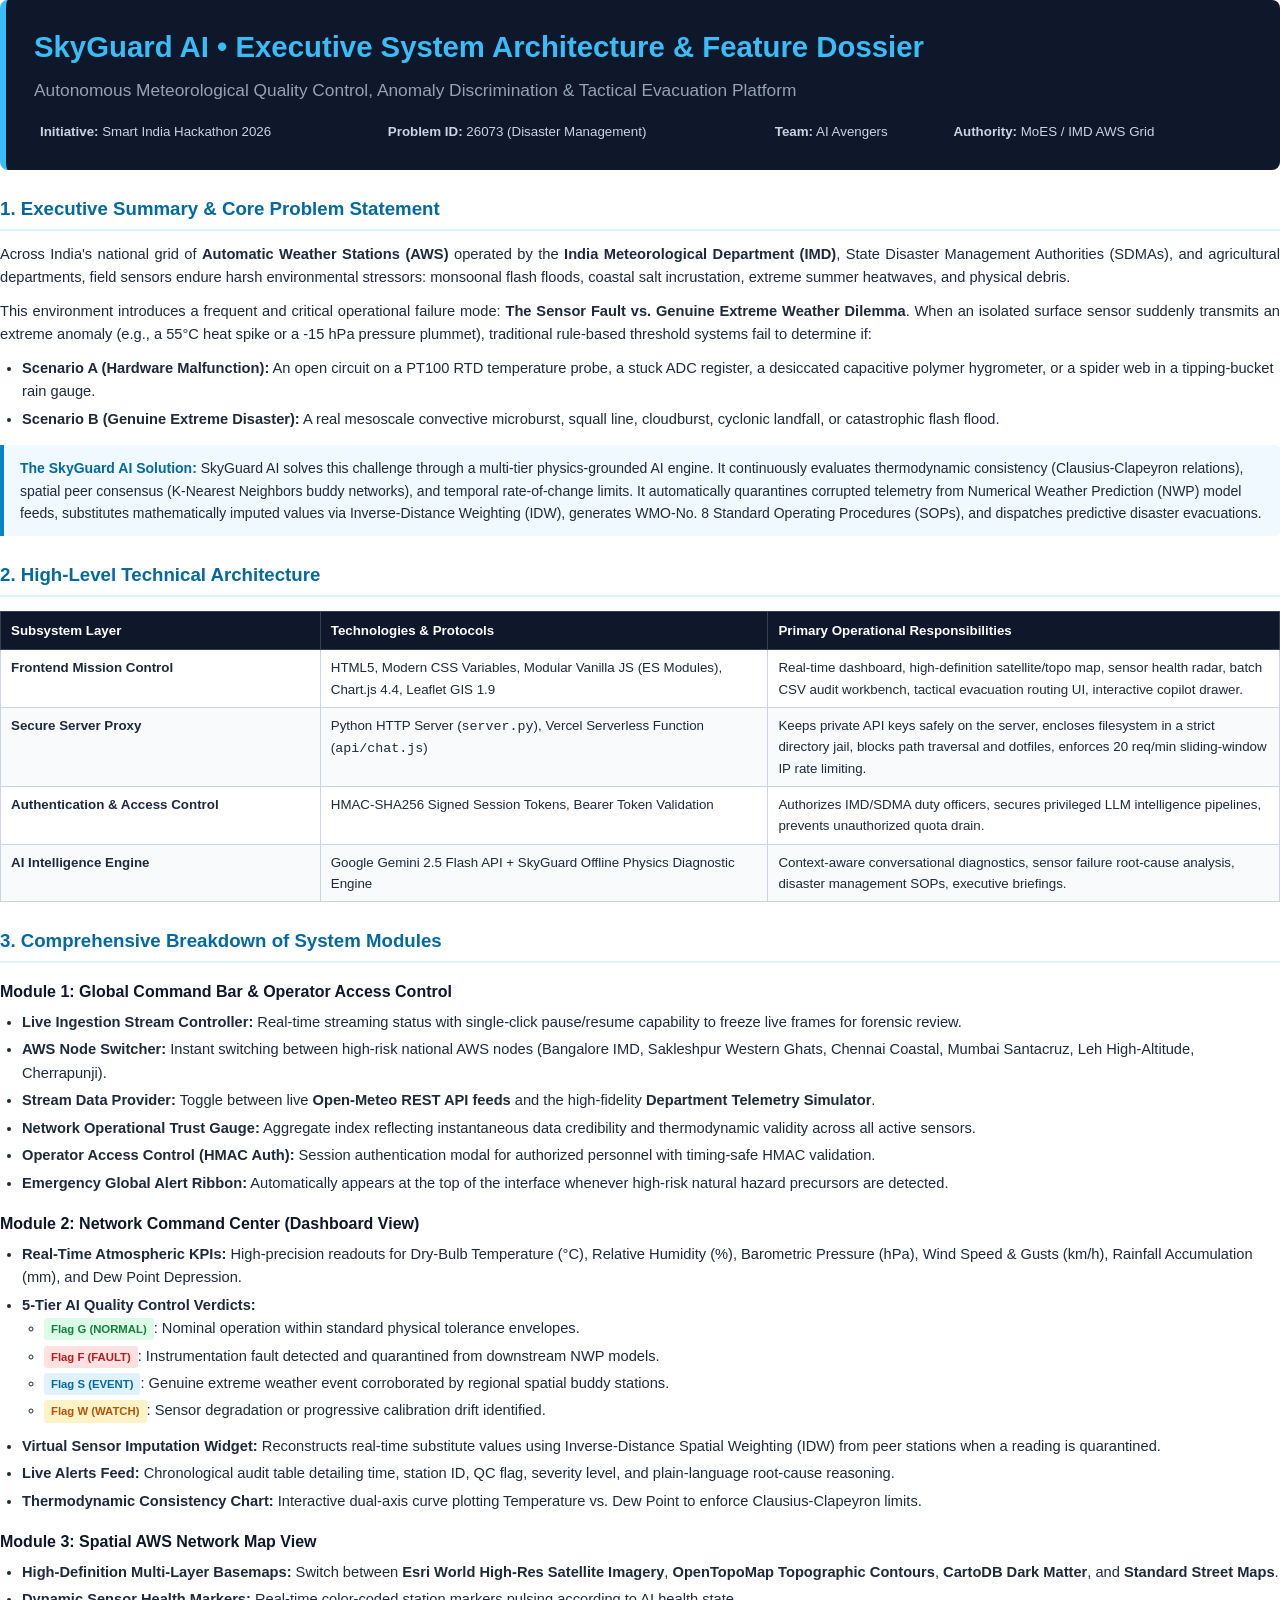
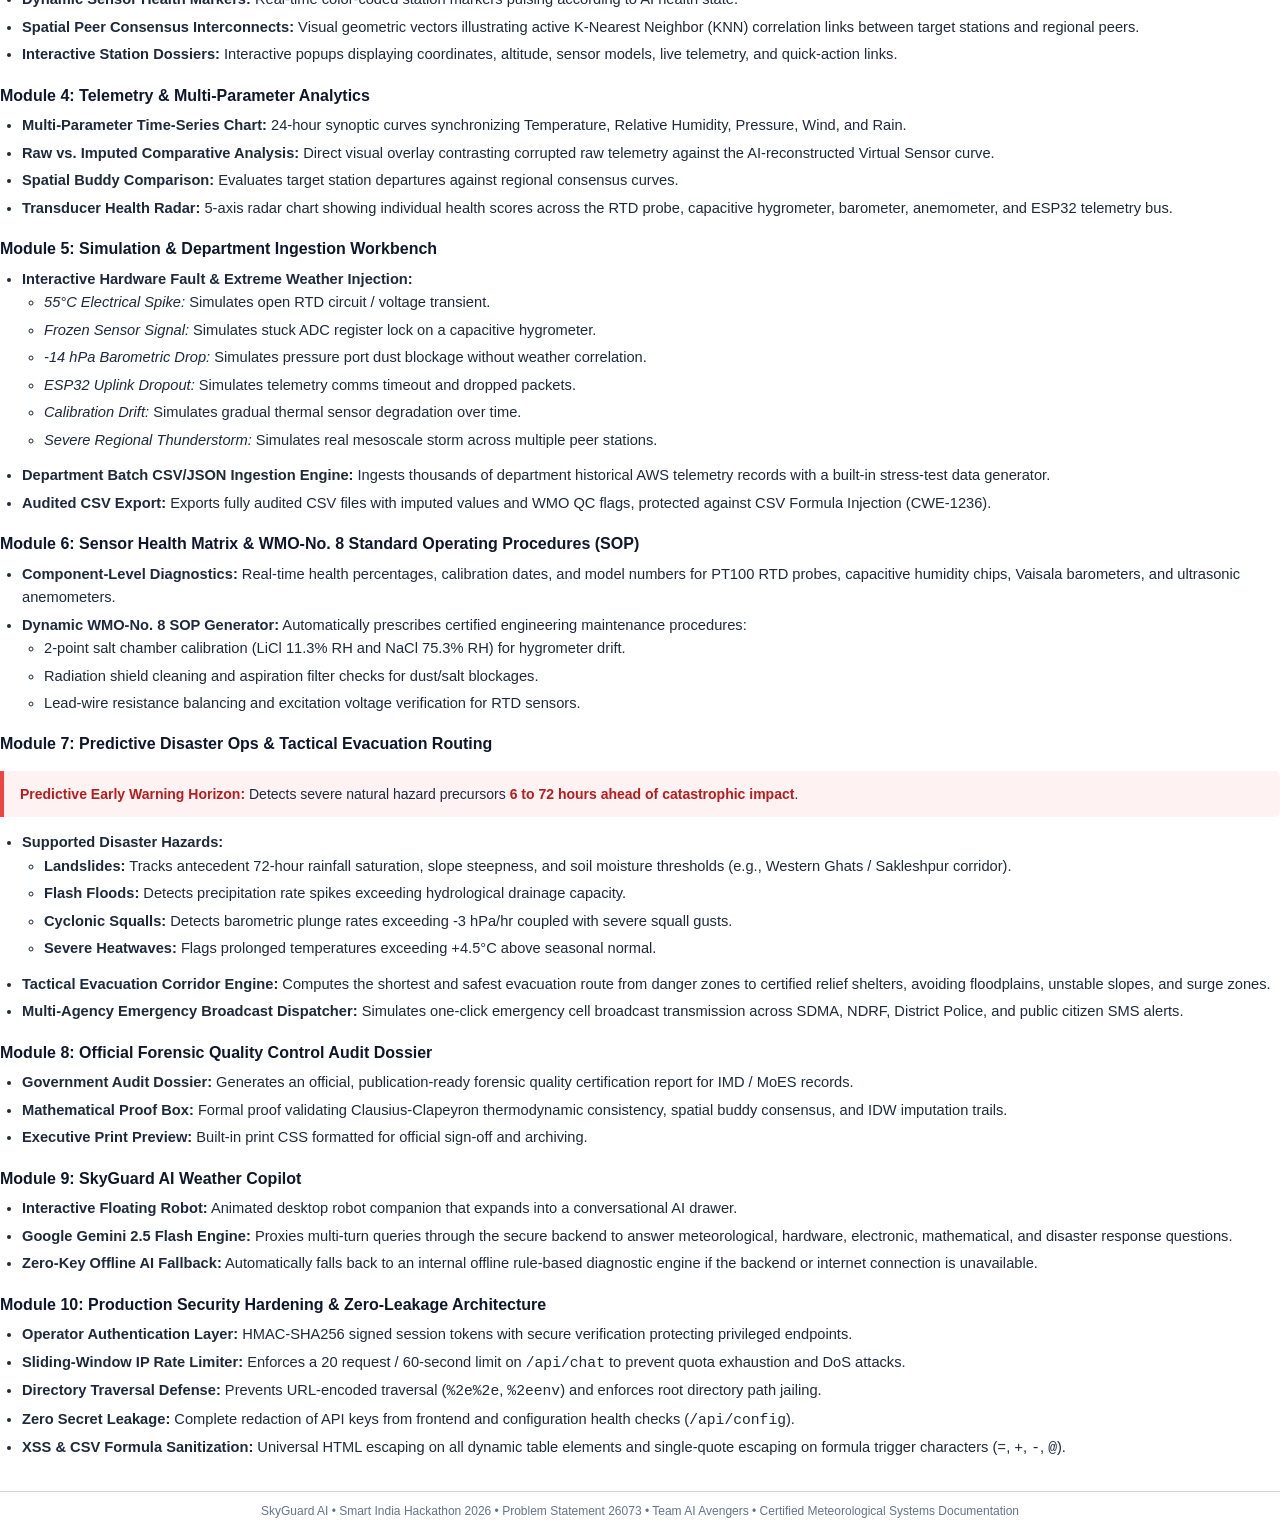
<file: SkyGuard_AI_Complete_Documentation.html>
<!DOCTYPE html>
<html lang="en">
<head>
<meta charset="UTF-8">
<title>SkyGuard AI - Complete System Overview & Technical Documentation</title>
<style>
  @page {
    size: A4;
    margin: 20mm 18mm 20mm 18mm;
  }
  body {
    font-family: 'Segoe UI', Arial, sans-serif;
    color: #1e293b;
    line-height: 1.6;
    font-size: 11pt;
    margin: 0;
    padding: 0;
  }
  .header-card {
    background: #0f172a;
    color: #f8fafc;
    padding: 24px 28px;
    border-radius: 8px;
    margin-bottom: 24px;
    border-left: 6px solid #38bdf8;
  }
  .header-card h1 {
    color: #38bdf8;
    margin: 0 0 6px 0;
    font-size: 22pt;
    font-weight: 700;
  }
  .header-card .subtitle {
    font-size: 13pt;
    color: #94a3b8;
    margin: 0 0 12px 0;
  }
  .meta-badges {
    display: table;
    width: 100%;
    margin-top: 10px;
  }
  .meta-badge {
    display: table-cell;
    background: rgba(56, 189, 248, 0.12);
    border: 1px solid rgba(56, 189, 248, 0.3);
    padding: 6px 12px;
    font-size: 9.5pt;
    color: #e2e8f0;
    border-radius: 4px;
    margin-right: 8px;
  }
  h2 {
    color: #0369a1;
    font-size: 14pt;
    border-bottom: 2px solid #e0f2fe;
    padding-bottom: 5px;
    margin-top: 24px;
    margin-bottom: 12px;
  }
  h3 {
    color: #0f172a;
    font-size: 12pt;
    margin-top: 16px;
    margin-bottom: 6px;
  }
  p {
    margin: 0 0 10px 0;
    text-align: justify;
  }
  ul, ol {
    margin: 0 0 12px 0;
    padding-left: 22px;
  }
  li {
    margin-bottom: 4px;
  }
  .callout-box {
    background: #f0f9ff;
    border-left: 4px solid #0284c7;
    padding: 12px 16px;
    border-radius: 0 6px 6px 0;
    margin: 14px 0;
    font-size: 10.5pt;
  }
  .callout-box strong {
    color: #0369a1;
  }
  .alert-box {
    background: #fef2f2;
    border-left: 4px solid #ef4444;
    padding: 12px 16px;
    border-radius: 0 6px 6px 0;
    margin: 14px 0;
    font-size: 10.5pt;
  }
  .alert-box strong {
    color: #b91c1c;
  }
  table {
    width: 100%;
    border-collapse: collapse;
    margin: 14px 0;
    font-size: 10pt;
  }
  th {
    background: #0f172a;
    color: #ffffff;
    text-align: left;
    padding: 8px 10px;
    border: 1px solid #334155;
    font-weight: 600;
  }
  td {
    padding: 7px 10px;
    border: 1px solid #cbd5e1;
    vertical-align: top;
  }
  tr:nth-child(even) {
    background: #f8fafc;
  }
  .tag {
    display: inline-block;
    padding: 2px 7px;
    border-radius: 3px;
    font-size: 8.5pt;
    font-weight: 600;
  }
  .tag-green { background: #dcfce7; color: #15803d; }
  .tag-red { background: #fee2e2; color: #b91c1c; }
  .tag-blue { background: #e0f2fe; color: #0369a1; }
  .tag-amber { background: #fef3c7; color: #b45309; }
  .footer {
    margin-top: 30px;
    border-top: 1px solid #cbd5e1;
    padding-top: 10px;
    font-size: 9pt;
    color: #64748b;
    text-align: center;
  }
</style>
</head>
<body>

<div class="header-card">
  <h1>SkyGuard AI &bull; Executive System Architecture &amp; Feature Dossier</h1>
  <div class="subtitle">Autonomous Meteorological Quality Control, Anomaly Discrimination &amp; Tactical Evacuation Platform</div>
  <table class="meta-badges" style="border: none; background: transparent; margin: 0;">
    <tr style="background: transparent;">
      <td style="border: none; padding: 4px 6px; color: #cbd5e1;"><b>Initiative:</b> Smart India Hackathon 2026</td>
      <td style="border: none; padding: 4px 6px; color: #cbd5e1;"><b>Problem ID:</b> 26073 (Disaster Management)</td>
      <td style="border: none; padding: 4px 6px; color: #cbd5e1;"><b>Team:</b> AI Avengers</td>
      <td style="border: none; padding: 4px 6px; color: #cbd5e1;"><b>Authority:</b> MoES / IMD AWS Grid</td>
    </tr>
  </table>
</div>

<h2>1. Executive Summary &amp; Core Problem Statement</h2>
<p>
Across India's national grid of <strong>Automatic Weather Stations (AWS)</strong> operated by the <strong>India Meteorological Department (IMD)</strong>, State Disaster Management Authorities (SDMAs), and agricultural departments, field sensors endure harsh environmental stressors: monsoonal flash floods, coastal salt incrustation, extreme summer heatwaves, and physical debris.
</p>
<p>
This environment introduces a frequent and critical operational failure mode: <strong>The Sensor Fault vs. Genuine Extreme Weather Dilemma</strong>. When an isolated surface sensor suddenly transmits an extreme anomaly (e.g., a 55&deg;C heat spike or a -15 hPa pressure plummet), traditional rule-based threshold systems fail to determine if:
</p>
<ul>
  <li><strong>Scenario A (Hardware Malfunction):</strong> An open circuit on a PT100 RTD temperature probe, a stuck ADC register, a desiccated capacitive polymer hygrometer, or a spider web in a tipping-bucket rain gauge.</li>
  <li><strong>Scenario B (Genuine Extreme Disaster):</strong> A real mesoscale convective microburst, squall line, cloudburst, cyclonic landfall, or catastrophic flash flood.</li>
</ul>

<div class="callout-box">
  <strong>The SkyGuard AI Solution:</strong> SkyGuard AI solves this challenge through a multi-tier physics-grounded AI engine. It continuously evaluates thermodynamic consistency (Clausius-Clapeyron relations), spatial peer consensus (K-Nearest Neighbors buddy networks), and temporal rate-of-change limits. It automatically quarantines corrupted telemetry from Numerical Weather Prediction (NWP) model feeds, substitutes mathematically imputed values via Inverse-Distance Weighting (IDW), generates WMO-No. 8 Standard Operating Procedures (SOPs), and dispatches predictive disaster evacuations.
</div>

<h2>2. High-Level Technical Architecture</h2>
<table>
  <thead>
    <tr>
      <th style="width: 25%;">Subsystem Layer</th>
      <th style="width: 35%;">Technologies &amp; Protocols</th>
      <th style="width: 40%;">Primary Operational Responsibilities</th>
    </tr>
  </thead>
  <tbody>
    <tr>
      <td><strong>Frontend Mission Control</strong></td>
      <td>HTML5, Modern CSS Variables, Modular Vanilla JS (ES Modules), Chart.js 4.4, Leaflet GIS 1.9</td>
      <td>Real-time dashboard, high-definition satellite/topo map, sensor health radar, batch CSV audit workbench, tactical evacuation routing UI, interactive copilot drawer.</td>
    </tr>
    <tr>
      <td><strong>Secure Server Proxy</strong></td>
      <td>Python HTTP Server (<code>server.py</code>), Vercel Serverless Function (<code>api/chat.js</code>)</td>
      <td>Keeps private API keys safely on the server, encloses filesystem in a strict directory jail, blocks path traversal and dotfiles, enforces 20 req/min sliding-window IP rate limiting.</td>
    </tr>
    <tr>
      <td><strong>Authentication &amp; Access Control</strong></td>
      <td>HMAC-SHA256 Signed Session Tokens, Bearer Token Validation</td>
      <td>Authorizes IMD/SDMA duty officers, secures privileged LLM intelligence pipelines, prevents unauthorized quota drain.</td>
    </tr>
    <tr>
      <td><strong>AI Intelligence Engine</strong></td>
      <td>Google Gemini 2.5 Flash API + SkyGuard Offline Physics Diagnostic Engine</td>
      <td>Context-aware conversational diagnostics, sensor failure root-cause analysis, disaster management SOPs, executive briefings.</td>
    </tr>
  </tbody>
</table>

<h2>3. Comprehensive Breakdown of System Modules</h2>

<h3>Module 1: Global Command Bar &amp; Operator Access Control</h3>
<ul>
  <li><strong>Live Ingestion Stream Controller:</strong> Real-time streaming status with single-click pause/resume capability to freeze live frames for forensic review.</li>
  <li><strong>AWS Node Switcher:</strong> Instant switching between high-risk national AWS nodes (Bangalore IMD, Sakleshpur Western Ghats, Chennai Coastal, Mumbai Santacruz, Leh High-Altitude, Cherrapunji).</li>
  <li><strong>Stream Data Provider:</strong> Toggle between live <strong>Open-Meteo REST API feeds</strong> and the high-fidelity <strong>Department Telemetry Simulator</strong>.</li>
  <li><strong>Network Operational Trust Gauge:</strong> Aggregate index reflecting instantaneous data credibility and thermodynamic validity across all active sensors.</li>
  <li><strong>Operator Access Control (HMAC Auth):</strong> Session authentication modal for authorized personnel with timing-safe HMAC validation.</li>
  <li><strong>Emergency Global Alert Ribbon:</strong> Automatically appears at the top of the interface whenever high-risk natural hazard precursors are detected.</li>
</ul>

<h3>Module 2: Network Command Center (Dashboard View)</h3>
<ul>
  <li><strong>Real-Time Atmospheric KPIs:</strong> High-precision readouts for Dry-Bulb Temperature (&deg;C), Relative Humidity (%), Barometric Pressure (hPa), Wind Speed &amp; Gusts (km/h), Rainfall Accumulation (mm), and Dew Point Depression.</li>
  <li><strong>5-Tier AI Quality Control Verdicts:</strong>
    <ul>
      <li><span class="tag tag-green">Flag G (NORMAL)</span>: Nominal operation within standard physical tolerance envelopes.</li>
      <li><span class="tag tag-red">Flag F (FAULT)</span>: Instrumentation fault detected and quarantined from downstream NWP models.</li>
      <li><span class="tag tag-blue">Flag S (EVENT)</span>: Genuine extreme weather event corroborated by regional spatial buddy stations.</li>
      <li><span class="tag tag-amber">Flag W (WATCH)</span>: Sensor degradation or progressive calibration drift identified.</li>
    </ul>
  </li>
  <li><strong>Virtual Sensor Imputation Widget:</strong> Reconstructs real-time substitute values using Inverse-Distance Spatial Weighting (IDW) from peer stations when a reading is quarantined.</li>
  <li><strong>Live Alerts Feed:</strong> Chronological audit table detailing time, station ID, QC flag, severity level, and plain-language root-cause reasoning.</li>
  <li><strong>Thermodynamic Consistency Chart:</strong> Interactive dual-axis curve plotting Temperature vs. Dew Point to enforce Clausius-Clapeyron limits.</li>
</ul>

<h3>Module 3: Spatial AWS Network Map View</h3>
<ul>
  <li><strong>High-Definition Multi-Layer Basemaps:</strong> Switch between <strong>Esri World High-Res Satellite Imagery</strong>, <strong>OpenTopoMap Topographic Contours</strong>, <strong>CartoDB Dark Matter</strong>, and <strong>Standard Street Maps</strong>.</li>
  <li><strong>Dynamic Sensor Health Markers:</strong> Real-time color-coded station markers pulsing according to AI health state.</li>
  <li><strong>Spatial Peer Consensus Interconnects:</strong> Visual geometric vectors illustrating active K-Nearest Neighbor (KNN) correlation links between target stations and regional peers.</li>
  <li><strong>Interactive Station Dossiers:</strong> Interactive popups displaying coordinates, altitude, sensor models, live telemetry, and quick-action links.</li>
</ul>

<h3>Module 4: Telemetry &amp; Multi-Parameter Analytics</h3>
<ul>
  <li><strong>Multi-Parameter Time-Series Chart:</strong> 24-hour synoptic curves synchronizing Temperature, Relative Humidity, Pressure, Wind, and Rain.</li>
  <li><strong>Raw vs. Imputed Comparative Analysis:</strong> Direct visual overlay contrasting corrupted raw telemetry against the AI-reconstructed Virtual Sensor curve.</li>
  <li><strong>Spatial Buddy Comparison:</strong> Evaluates target station departures against regional consensus curves.</li>
  <li><strong>Transducer Health Radar:</strong> 5-axis radar chart showing individual health scores across the RTD probe, capacitive hygrometer, barometer, anemometer, and ESP32 telemetry bus.</li>
</ul>

<h3>Module 5: Simulation &amp; Department Ingestion Workbench</h3>
<ul>
  <li><strong>Interactive Hardware Fault &amp; Extreme Weather Injection:</strong>
    <ul>
      <li><em>55&deg;C Electrical Spike:</em> Simulates open RTD circuit / voltage transient.</li>
      <li><em>Frozen Sensor Signal:</em> Simulates stuck ADC register lock on a capacitive hygrometer.</li>
      <li><em>-14 hPa Barometric Drop:</em> Simulates pressure port dust blockage without weather correlation.</li>
      <li><em>ESP32 Uplink Dropout:</em> Simulates telemetry comms timeout and dropped packets.</li>
      <li><em>Calibration Drift:</em> Simulates gradual thermal sensor degradation over time.</li>
      <li><em>Severe Regional Thunderstorm:</em> Simulates real mesoscale storm across multiple peer stations.</li>
    </ul>
  </li>
  <li><strong>Department Batch CSV/JSON Ingestion Engine:</strong> Ingests thousands of department historical AWS telemetry records with a built-in stress-test data generator.</li>
  <li><strong>Audited CSV Export:</strong> Exports fully audited CSV files with imputed values and WMO QC flags, protected against CSV Formula Injection (CWE-1236).</li>
</ul>

<h3>Module 6: Sensor Health Matrix &amp; WMO-No. 8 Standard Operating Procedures (SOP)</h3>
<ul>
  <li><strong>Component-Level Diagnostics:</strong> Real-time health percentages, calibration dates, and model numbers for PT100 RTD probes, capacitive humidity chips, Vaisala barometers, and ultrasonic anemometers.</li>
  <li><strong>Dynamic WMO-No. 8 SOP Generator:</strong> Automatically prescribes certified engineering maintenance procedures:
    <ul>
      <li>2-point salt chamber calibration (LiCl 11.3% RH and NaCl 75.3% RH) for hygrometer drift.</li>
      <li>Radiation shield cleaning and aspiration filter checks for dust/salt blockages.</li>
      <li>Lead-wire resistance balancing and excitation voltage verification for RTD sensors.</li>
    </ul>
  </li>
</ul>

<h3>Module 7: Predictive Disaster Ops &amp; Tactical Evacuation Routing</h3>
<div class="alert-box">
  <strong>Predictive Early Warning Horizon:</strong> Detects severe natural hazard precursors <strong>6 to 72 hours ahead of catastrophic impact</strong>.
</div>
<ul>
  <li><strong>Supported Disaster Hazards:</strong>
    <ul>
      <li><strong>Landslides:</strong> Tracks antecedent 72-hour rainfall saturation, slope steepness, and soil moisture thresholds (e.g., Western Ghats / Sakleshpur corridor).</li>
      <li><strong>Flash Floods:</strong> Detects precipitation rate spikes exceeding hydrological drainage capacity.</li>
      <li><strong>Cyclonic Squalls:</strong> Detects barometric plunge rates exceeding -3 hPa/hr coupled with severe squall gusts.</li>
      <li><strong>Severe Heatwaves:</strong> Flags prolonged temperatures exceeding +4.5&deg;C above seasonal normal.</li>
    </ul>
  </li>
  <li><strong>Tactical Evacuation Corridor Engine:</strong> Computes the shortest and safest evacuation route from danger zones to certified relief shelters, avoiding floodplains, unstable slopes, and surge zones.</li>
  <li><strong>Multi-Agency Emergency Broadcast Dispatcher:</strong> Simulates one-click emergency cell broadcast transmission across SDMA, NDRF, District Police, and public citizen SMS alerts.</li>
</ul>

<h3>Module 8: Official Forensic Quality Control Audit Dossier</h3>
<ul>
  <li><strong>Government Audit Dossier:</strong> Generates an official, publication-ready forensic quality certification report for IMD / MoES records.</li>
  <li><strong>Mathematical Proof Box:</strong> Formal proof validating Clausius-Clapeyron thermodynamic consistency, spatial buddy consensus, and IDW imputation trails.</li>
  <li><strong>Executive Print Preview:</strong> Built-in print CSS formatted for official sign-off and archiving.</li>
</ul>

<h3>Module 9: SkyGuard AI Weather Copilot</h3>
<ul>
  <li><strong>Interactive Floating Robot:</strong> Animated desktop robot companion that expands into a conversational AI drawer.</li>
  <li><strong>Google Gemini 2.5 Flash Engine:</strong> Proxies multi-turn queries through the secure backend to answer meteorological, hardware, electronic, mathematical, and disaster response questions.</li>
  <li><strong>Zero-Key Offline AI Fallback:</strong> Automatically falls back to an internal offline rule-based diagnostic engine if the backend or internet connection is unavailable.</li>
</ul>

<h3>Module 10: Production Security Hardening &amp; Zero-Leakage Architecture</h3>
<ul>
  <li><strong>Operator Authentication Layer:</strong> HMAC-SHA256 signed session tokens with secure verification protecting privileged endpoints.</li>
  <li><strong>Sliding-Window IP Rate Limiter:</strong> Enforces a 20 request / 60-second limit on <code>/api/chat</code> to prevent quota exhaustion and DoS attacks.</li>
  <li><strong>Directory Traversal Defense:</strong> Prevents URL-encoded traversal (<code>%2e%2e</code>, <code>%2eenv</code>) and enforces root directory path jailing.</li>
  <li><strong>Zero Secret Leakage:</strong> Complete redaction of API keys from frontend and configuration health checks (<code>/api/config</code>).</li>
  <li><strong>XSS &amp; CSV Formula Sanitization:</strong> Universal HTML escaping on all dynamic table elements and single-quote escaping on formula trigger characters (<code>=</code>, <code>+</code>, <code>-</code>, <code>@</code>).</li>
</ul>

<div class="footer">
  SkyGuard AI &bull; Smart India Hackathon 2026 &bull; Problem Statement 26073 &bull; Team AI Avengers &bull; Certified Meteorological Systems Documentation
</div>

</body>
</html>
</file>
